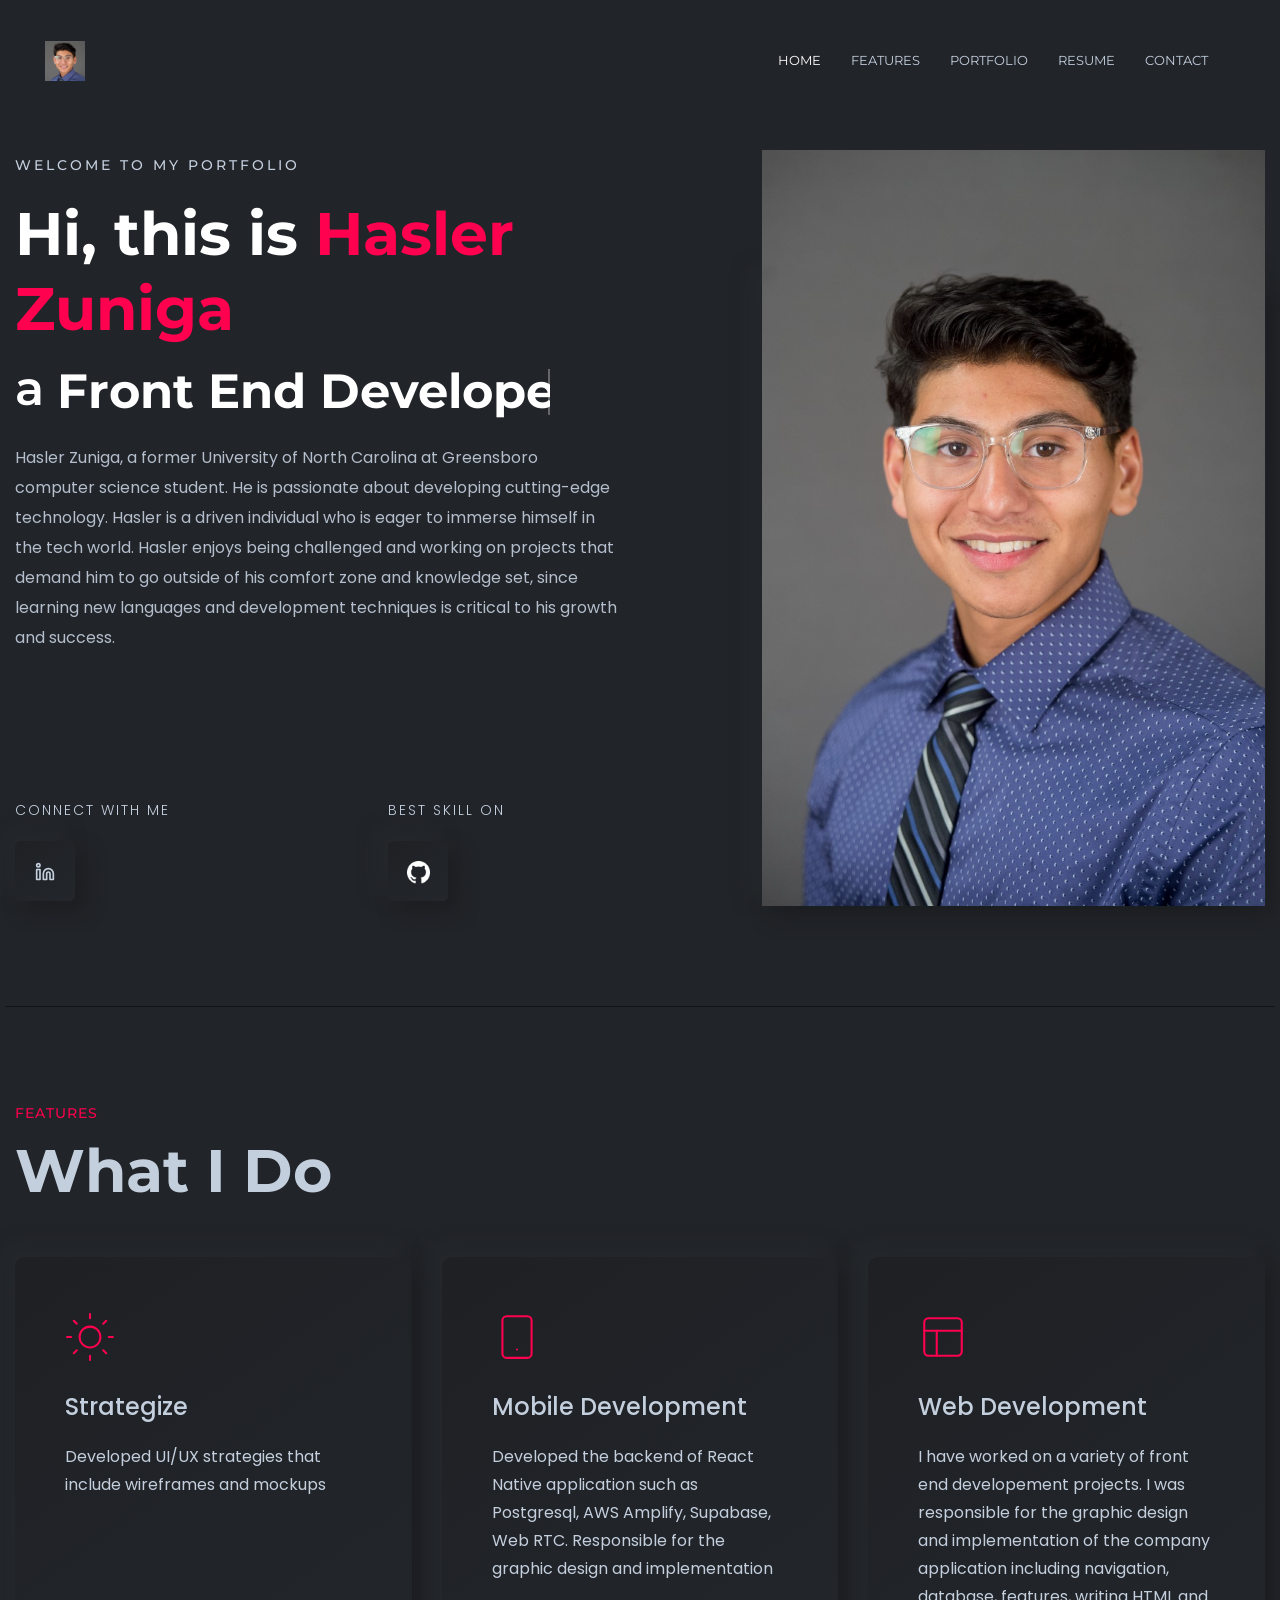
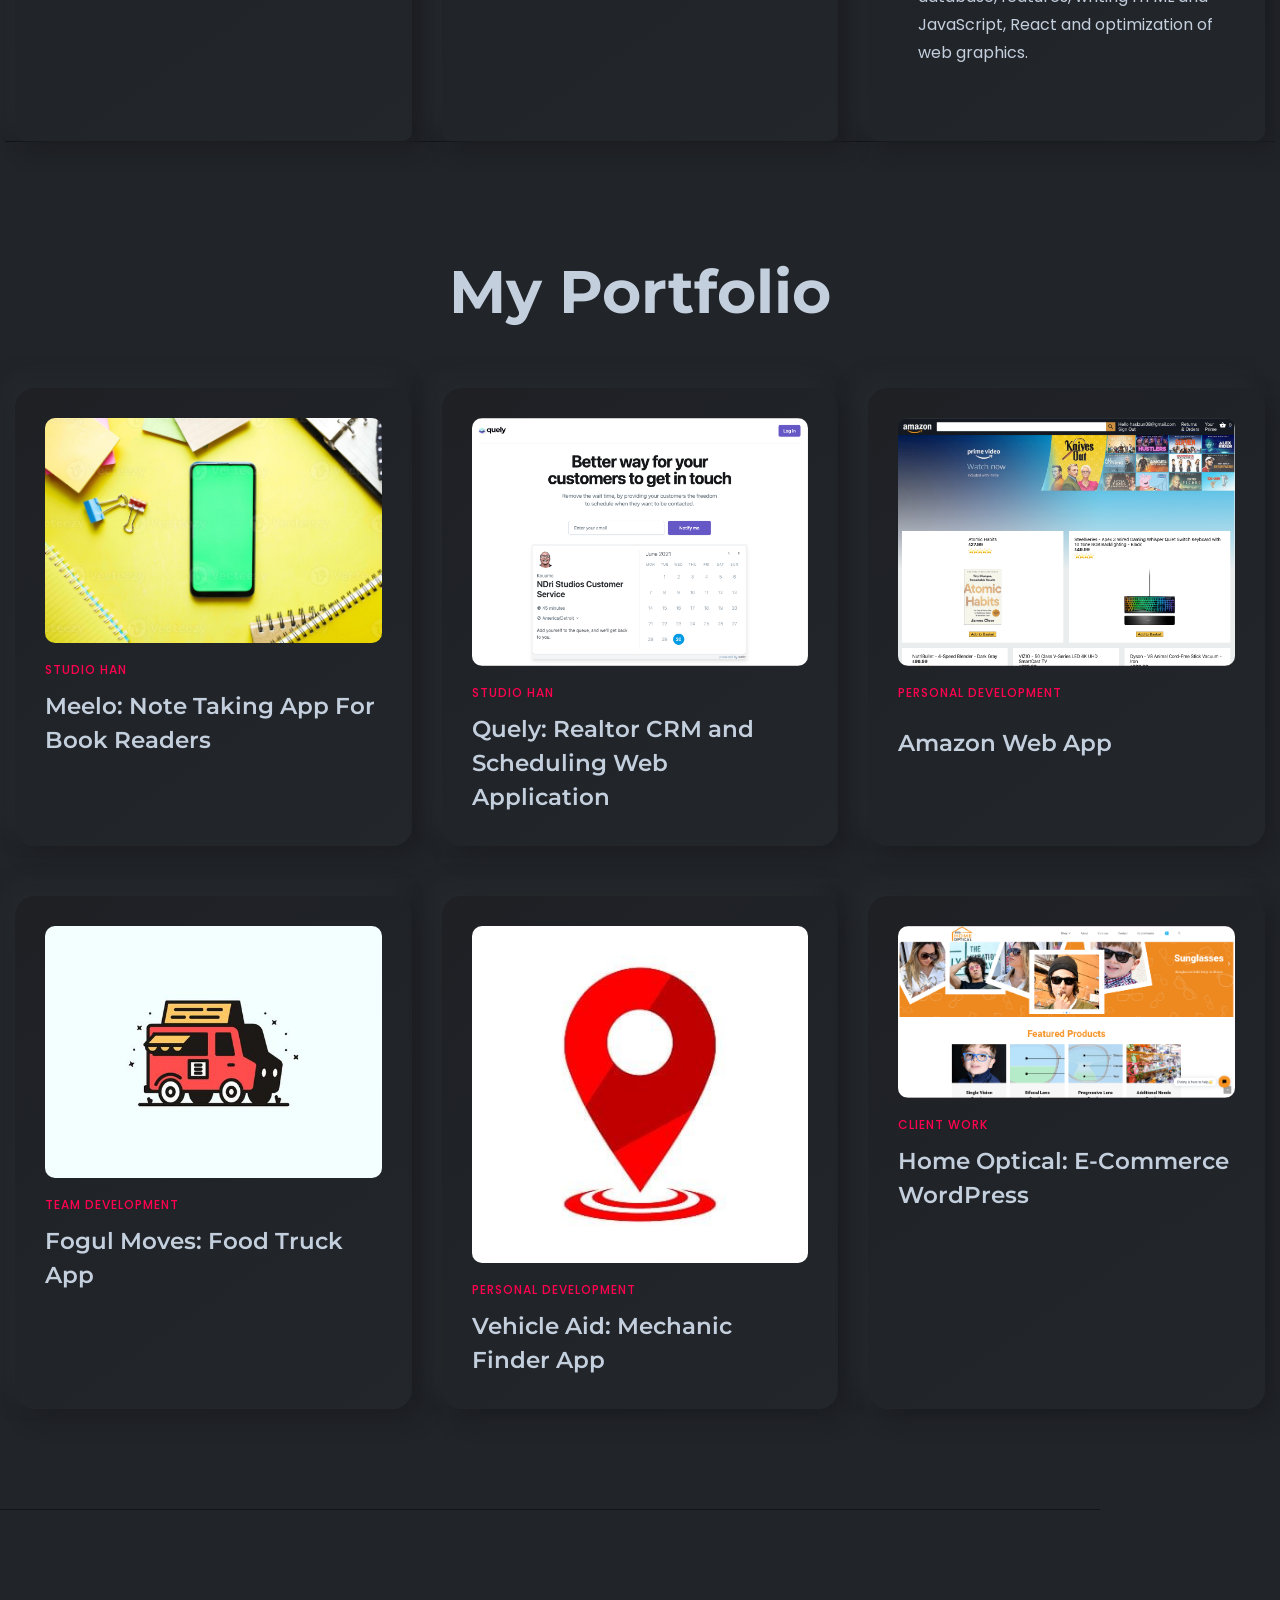
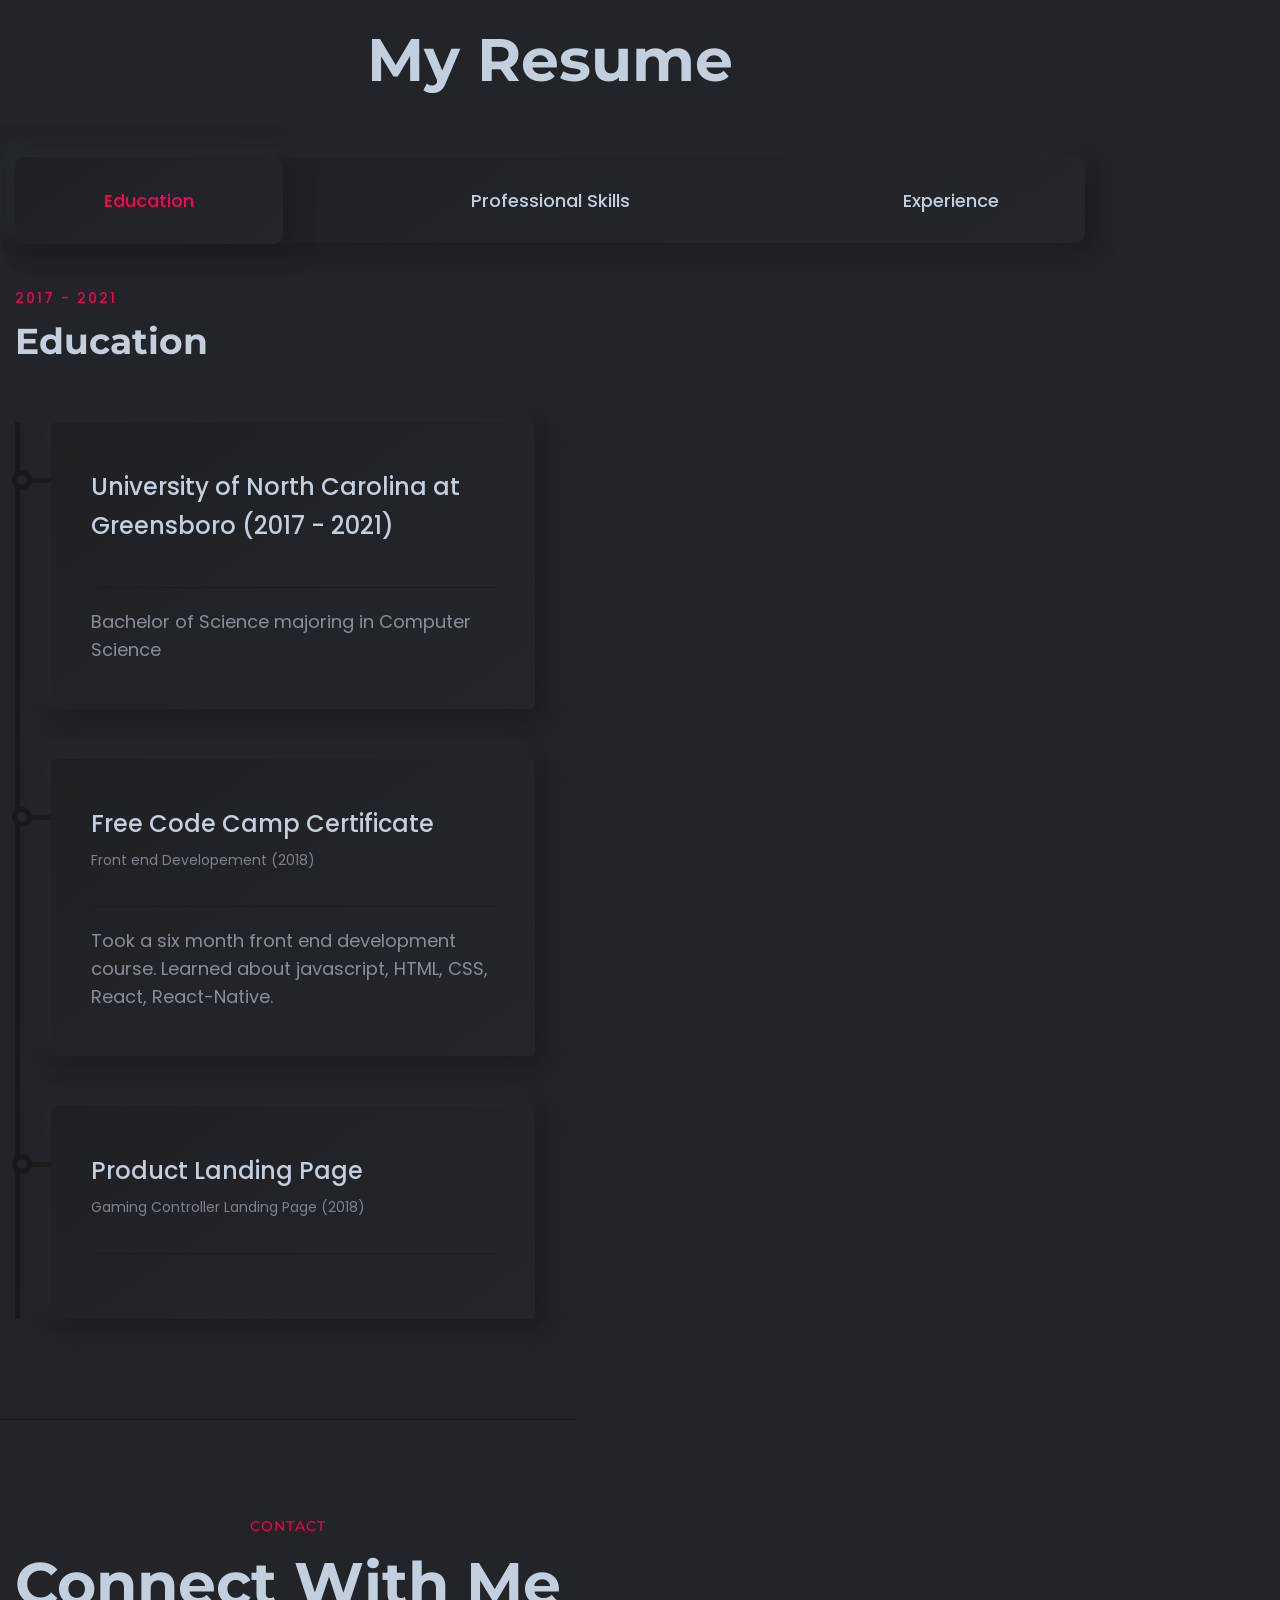
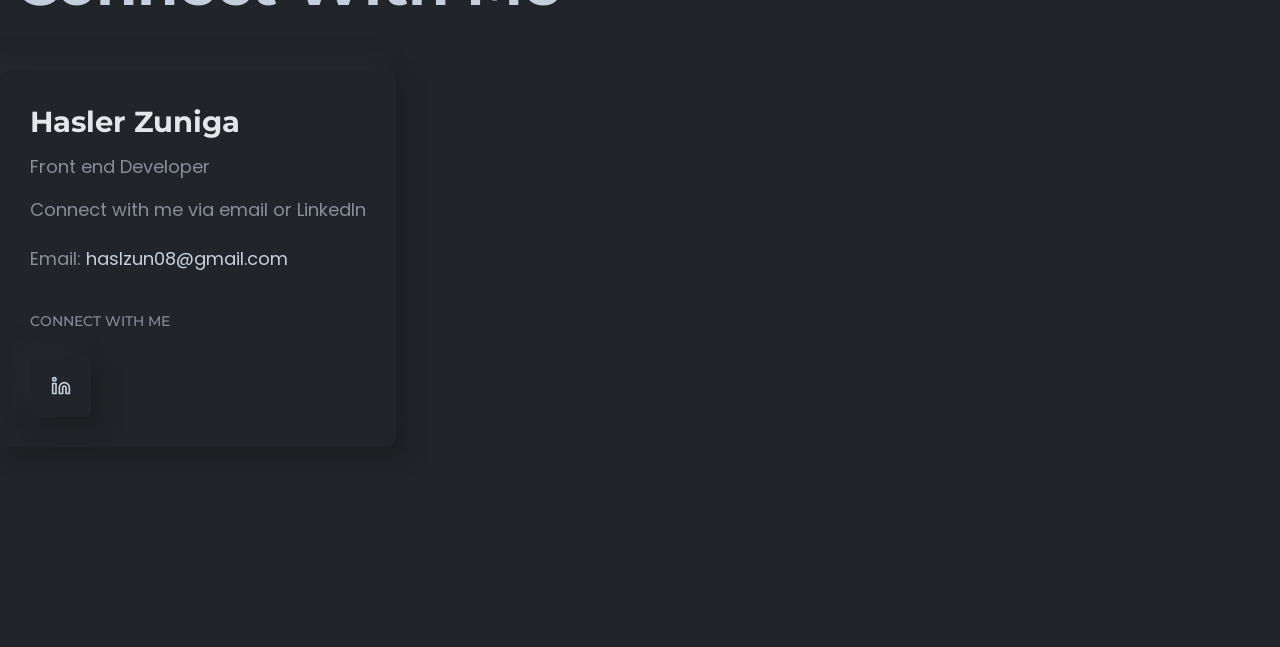
<file: index.html>
<!DOCTYPE html>
<html lang="en">
  <head>
    <meta charset="utf-8" />
    <meta http-equiv="x-ua-compatible" content="ie=edge" />
    <title>Hasler Zuniga Portfolio</title>
    <meta name="robots" content="noindex, follow" />
    <meta name="description" content="" />
    <meta
      name="viewport"
      content="width=device-width, initial-scale=1, shrink-to-fit=no"
    />
    <!-- Favicon -->
    <link
      rel="shortcut icon"
      type="image/x-icon"
      href="assets/images/Hasler_headshot Cropped.jpg"
    />
    <!-- CSS 
    ============================================ -->
    <link rel="stylesheet" href="assets/css/vendor/bootstrap.min.css" />
    <link rel="stylesheet" href="assets/css/vendor/slick.css" />
    <link rel="stylesheet" href="assets/css/vendor/slick-theme.css" />
    <link rel="stylesheet" href="assets/css/vendor/aos.css" />
    <link rel="stylesheet" href="assets/css/plugins/feature.css" />
    <!-- Style css -->
    <link rel="stylesheet" href="assets/css/style.css" />
  </head>

  <body
    class="template-color-1 spybody"
    data-spy="scroll"
    data-target=".navbar-example2"
    data-offset="70"
  >
    <!-- Start Header -->
    <header
      class="
        rn-header
        haeder-default
        black-logo-version
        header--fixed header--sticky
      "
    >
      <div
        class="header-wrapper rn-popup-mobile-menu m--0 row align-items-center"
      >
        <!-- Start Header Left -->
        <div class="col-lg-2 col-6">
          <div class="header-left">
            <div class="logo">
              <a href="index.html">
                <img
                  class="profile-img"
                  src="assets/images/Hasler_headshot Cropped.jpg"
                  alt="logo"
                />
              </a>
            </div>
          </div>
        </div>
        <!-- End Header Left -->
        <!-- Start Header Center -->
        <div class="col-lg-10 col-6">
          <div class="header-center">
            <nav
              id="sideNav"
              class="mainmenu-nav navbar-example2 d-none d-xl-block"
            >
              <!-- Start Mainmanu Nav -->
              <ul class="primary-menu nav nav-pills">
                <li class="nav-item">
                  <a class="nav-link smoth-animation active" href="#home"
                    >Home</a
                  >
                </li>
                <li class="nav-item">
                  <a class="nav-link smoth-animation" href="#features"
                    >Features</a
                  >
                </li>
                <li class="nav-item">
                  <a class="nav-link smoth-animation" href="#portfolio"
                    >Portfolio</a
                  >
                </li>
                <li class="nav-item">
                  <a class="nav-link smoth-animation" href="#resume">Resume</a>
                </li>
                <li class="nav-item">
                  <a class="nav-link smoth-animation" href="#contacts"
                    >Contact</a
                  >
                </li>
              </ul>
              <!-- End Mainmanu Nav -->
            </nav>
            <!-- Start Header Right  -->
            <div class="header-right">
              <div class="hamberger-menu d-block d-xl-none">
                <i id="menuBtn" class="feather-menu humberger-menu"></i>
              </div>
              <div class="close-menu d-block">
                <span class="closeTrigger">
                  <i data-feather="x"></i>
                </span>
              </div>
            </div>
            <!-- End Header Right  -->
          </div>
        </div>
        <!-- End Header Center -->
      </div>
    </header>
    <!-- End Header Area -->
    <!-- Start Popup Mobile Menu  -->
    <div class="popup-mobile-menu">
      <div class="inner">
        <div class="menu-top">
          <div class="menu-header">
            <a class="logo" href="index.html">
              <!-- <img
                class="profile"
                src="assets/images/Hasler_headshot.jpeg"
                alt="Personal Portfolio"
              /> -->
            </a>
            <div class="close-button">
              <button class="close-menu-activation close">
                <i data-feather="x"></i>
              </button>
            </div>
          </div>
          <p class="discription">
            Welcome to my front end developement portfolio.
          </p>
        </div>
        <div class="content">
          <ul class="primary-menu nav nav-pills">
            <li class="nav-item">
              <a class="nav-link smoth-animation active" href="#home">Home</a>
            </li>
            <li class="nav-item">
              <a class="nav-link smoth-animation" href="#features">Features</a>
            </li>
            <li class="nav-item">
              <a class="nav-link smoth-animation" href="#portfolio"
                >Portfolio</a
              >
            </li>
            <li class="nav-item">
              <a class="nav-link smoth-animation" href="#resume">Resume</a>
            </li>
          </ul>
          <!-- social sharea area -->
          <div class="social-share-style-1 mt--40">
            <span class="title">connect with me</span>
            <ul class="social-share d-flex liststyle">
              <li class="linkedin">
                <a href="https://www.linkedin.com/in/haslzun16/"
                  ><svg
                    xmlns="http://www.w3.org/2000/svg"
                    width="24"
                    height="24"
                    viewBox="0 0 24 24"
                    fill="none"
                    stroke="currentColor"
                    stroke-width="2"
                    stroke-linecap="round"
                    stroke-linejoin="round"
                    class="feather feather-linkedin"
                  >
                    <path
                      d="M16 8a6 6 0 0 1 6 6v7h-4v-7a2 2 0 0 0-2-2 2 2 0 0 0-2 2v7h-4v-7a6 6 0 0 1 6-6z"
                    ></path>
                    <rect x="2" y="9" width="4" height="12"></rect>
                    <circle cx="4" cy="4" r="2"></circle></svg
                ></a>
              </li>
            </ul>
          </div>
          <!-- end -->
        </div>
      </div>
    </div>
    <!-- End Popup Mobile Menu  -->

    <main class="main-page-wrapper">
      <!-- Start Slider Area -->
      <div id="home" class="rn-slider-area">
        <div class="slide slider-style-1">
          <div class="container">
            <div class="row row--30 align-items-center">
              <div
                class="
                  order-2 order-lg-1
                  col-lg-7
                  mt_md--50
                  mt_sm--50
                  mt_lg--30
                "
              >
                <div class="content">
                  <div class="inner">
                    <span class="subtitle">Welcome to my portfolio</span>
                    <h1 class="title">
                      Hi, this is <span>Hasler Zuniga</span><br />
                      <span class="header-caption" id="page-top">
                        <!-- type headline start-->
                        <span class="cd-headline clip is-full-width">
                          <span>a </span>
                          <!-- ROTATING TEXT -->
                          <span class="cd-words-wrapper">
                            <b class="is-visible">Front End Developer.</b>
                            <b class="is-hidden">Team Player.</b>
                            <b class="is-hidden">Creator.</b>
                          </span>
                        </span>
                        <!-- type headline end -->
                      </span>
                    </h1>

                    <div>
                      <p class="description">
                        Hasler Zuniga, a former University of North Carolina at
                        Greensboro computer science student. He is passionate
                        about developing cutting-edge technology. Hasler is a
                        driven individual who is eager to immerse himself in the
                        tech world. Hasler enjoys being challenged and working
                        on projects that demand him to go outside of his comfort
                        zone and knowledge set, since learning new languages and
                        development techniques is critical to his growth and
                        success.
                      </p>
                    </div>
                  </div>
                  <div class="row">
                    <div class="col-lg-6 col-xl-6 col-md-6 col-sm-6 col-12">
                      <div class="social-share-inner-left">
                        <span class="title">connect with me</span>
                        <ul class="social-share d-flex liststyle">
                          <li class="linkedin">
                            <a href="https://www.linkedin.com/in/haslzun16/"
                              ><i data-feather="linkedin"></i
                            ></a>
                          </li>
                        </ul>
                      </div>
                    </div>
                    <div
                      class="
                        col-lg-6 col-xl-6 col-md-6 col-sm-6 col-12
                        mt_mobile--30
                      "
                    >
                      <div class="skill-share-inner">
                        <span class="title">best skill on</span>
                        <ul class="skill-share d-flex liststyle">
                          <li>
                            <a href="https://github.com/haslzun16">
                              <img
                                href=""
                                src="assets/images/GitHub-Mark-Light-64px.png"
                                alt="Icons Images"
                              />
                            </a>
                          </li>
                        </ul>
                      </div>
                    </div>
                  </div>
                </div>
              </div>

              <div class="order-1 order-lg-2 col-lg-5">
                <div class="thumbnail">
                  <div class="inner">
                    <img
                      src="assets/images/Hasler_headshot.jpeg"
                      alt="Personal Portfolio Images"
                    />
                  </div>
                </div>
              </div>
            </div>
          </div>
        </div>
      </div>
      <!-- End Slider Area -->

      <!-- Start Service Area -->
      <div
        class="rn-service-area rn-section-gap section-separator"
        id="features"
      >
        <div class="container">
          <div class="row">
            <div class="col-lg-12">
              <div
                class="section-title text-left"
                data-aos="fade-up"
                data-aos-duration="500"
                data-aos-delay="100"
                data-aos-once="true"
              >
                <span class="subtitle">Features</span>
                <h2 class="title">What I Do</h2>
              </div>
            </div>
          </div>
          <div class="row row--25 mt_md--10 mt_sm--10">
            <!-- Start Single Service -->
            <div
              data-aos="fade-up"
              data-aos-duration="500"
              data-aos-delay="100"
              data-aos-once="true"
              class="
                col-lg-6 col-xl-4 col-md-6 col-sm-12 col-12
                mt--50
                mt_md--30
                mt_sm--30
              "
            >
              <div class="rn-service">
                <div class="inner">
                  <div class="icon">
                    <i data-feather="sun"></i>
                  </div>
                  <div class="content">
                    <h4 class="title"><a >Strategize</a></h4>
                    <p class="description">
                        Developed UI/UX strategies that include wireframes and mockups
                    </p>
                    <a class="read-more-button" 
                      ><i class="feather-arrow-right"></i
                    ></a>
                  </div>
                </div>
                <a class="over-link" ></a>
              </div>
            </div>
            <!-- End SIngle Service -->
            <!-- Start Single Service -->
            <div
              data-aos="fade-up"
              data-aos-duration="500"
              data-aos-delay="300"
              data-aos-once="true"
              class="
                col-lg-6 col-xl-4 col-md-6 col-sm-12 col-12
                mt--50
                mt_md--30
                mt_sm--30
              "
            >
              <div class="rn-service">
                <div class="inner">
                  <div class="icon">
                    <i data-feather="smartphone"></i>
                  </div>
                  <div class="content">
                    <h4 class="title"><a >Mobile Development</a></h4>
                    <p class="description">
                        Developed the backend of React Native application such as Postgresql, AWS Amplify, Supabase, Web RTC. 
                        Responsible for the graphic design and implementation
                    </p>
                    <a class="read-more-button" 
                      ><i class="feather-arrow-right"></i
                    ></a>
                  </div>
                </div>
                <a class="over-link" ></a>
              </div>
            </div>
            <!-- End SIngle Service -->
            <!-- Start Single Service -->
            <div
              data-aos="fade-up"
              data-aos-duration="500"
              data-aos-delay="500"
              data-aos-once="true"
              class="
                col-lg-6 col-xl-4 col-md-6 col-sm-12 col-12
                mt--50
                mt_md--30
                mt_sm--30
              "
            >
              <div class="rn-service">
                <div class="inner">
                  <div class="icon">
                    <i data-feather="layout"></i>
                  </div>
                  <div class="content">
                    <h4 class="title"><a >Web Development</a></h4>
                    <p class="description">
                      I have worked on a variety of front end developement projects. 
                      I was responsible for the graphic design and implementation of 
                      the company application including navigation, database, features, writing HTML 
                      and JavaScript, React and optimization of web graphics.
                    </p>
                    <a class="read-more-button" 
                      ><i class="feather-arrow-right"></i
                    ></a>
                  </div>
                </div>
                <a class="over-link" ></a>
              </div>
            </div>
            <!-- End SIngle Service -->
            

      <!-- Start Portfolio Area -->
      <div
        class="rn-portfolio-area rn-section-gap section-separator"
        id="portfolio"
      >
        <div class="container">
          <div class="row">
            <div class="col-lg-12">
              <div class="section-title text-center">
                
                <h2 class="title">My Portfolio</h2>
              </div>
            </div>
          </div>

          <div class="row row--25 mt--10 mt_md--10 mt_sm--10">
            <!-- Start Single Portfolio -->
            <div
              data-aos="fade-up"
              data-aos-delay="100"
              data-aos-once="true"
              class="
                col-lg-6 col-xl-4 col-md-6 col-12
                mt--50
                mt_md--30
                mt_sm--30
              "
            >
              <div
                class="rn-portfolio"
                data-toggle="modal"
                data-target="#exampleModalCenter"
              >
                <div class="inner">
                  <div class="thumbnail">
                    <a href="javascript:void(0)">
                      <img
                        src="assets/images/note-pad.jpeg"
                        alt="Personal Portfolio Images"
                      />
                    </a>
                  </div>
                  <div class="content">
                    <div class="category-info">
                      <div class="category-list">
                        <a href="javascript:void(0)">Studio HAN</a>
                      </div>
                    
                    </div>
                    <h4 class="title">
                      <a href="javascript:void(0)"
                        >Meelo: Note Taking App For Book Readers
                        <i class="feather-arrow-up-right"></i
                      ></a>
                    </h4>
                  </div>
                </div>
              </div>
            </div>
            <!-- End Single Portfolio -->

            <!-- Start Single Portfolio -->
            <div
              data-aos="fade-up"
              data-aos-delay="300"
              data-aos-once="true"
              class="
                col-lg-6 col-xl-4 col-md-6 col-12
                mt--50
                mt_md--30
                mt_sm--30
              "
            >
              <div
                class="rn-portfolio"
                data-toggle="modal"
                data-target="#exampleModalCenter1"
              >
                <div class="inner">
                  <div class="thumbnail">
                    <a href="javascript:void(1)">
                      <img
                        src="assets/images/quely.png"
                        alt="Personal Portfolio Images"
                      />
                    </a>
                  </div>
                  <div class="content">
                    <div class="category-info">
                      <div class="category-list">
                        <a href="javascript:void(1)">Studio HAN</a>
                      </div>
                    </div>
                    <h4 class="title">
                      <a href="javascript:void(1)"
                        >Quely: Realtor CRM and Scheduling Web Application<i
                          class="feather-arrow-up-right"
                        ></i
                      ></a>
                    </h4>
                  </div>
                </div>
              </div>
            </div>
            <!-- End Single Portfolio -->

            <!-- Start Single Portfolio -->
            <div
              data-aos="fade-up"
              data-aos-delay="500"
              data-aos-once="true"
              class="
                col-lg-6 col-xl-4 col-md-6 col-12
                mt--50
                mt_md--30
                mt_sm--30
              "
            >
              <div
                class="rn-portfolio"
                data-toggle="modal"
                data-target="#exampleModalCenter2"
              >
                <div class="inner">
                  <div class="thumbnail">
                    <a href="javascript:void(1)">
                      <img
                        src="assets/images/amazon.png"
                        alt="Personal Portfolio Images"
                      />
                    </a>
                  </div>
                  <div class="content">
                    <div class="category-info">
                      <div class="category-list">
                        <a href="javascript:void(0)">Personal Development</a>
                      </div>
                      
                    </div>
                    <h4 class="title">
                      <a href="javascript:void(0)"
                        >Amazon Web App
                        <i class="feather-arrow-up-right"></i
                      ></a>
                    </h4>
                  </div>
                </div>
              </div>
            </div>
            <!-- End Single Portfolio -->

            <!-- Start Single Portfolio -->
            <div
              data-aos="fade-up"
              data-aos-delay="100"
              data-aos-once="true"
              class="
                col-lg-6 col-xl-4 col-md-6 col-12
                mt--50
                mt_md--30
                mt_sm--30
              "
            >
              <div
                class="rn-portfolio"
                data-toggle="modal"
                data-target="#exampleModalCenter3"
              >
                <div class="inner">
                  <div class="thumbnail">
                    <a href="javascript:void(0)">
                      <img
                        src="assets/images/FoodTruck.jpeg"
                        alt="Personal Portfolio Images"
                      />
                    </a>
                  </div>
                  <div class="content">
                    <div class="category-info">
                      <div class="category-list">
                        <a href="javascript:void(0)">Team Development</a>
                      </div>
                    
                    </div>
                    <h4 class="title">
                      <a href="javascript:void(0)"
                        >Fogul Moves: Food Truck App<i
                          class="feather-arrow-up-right"
                        ></i
                      ></a>
                    </h4>
                  </div>
                </div>
              </div>
            </div>
            <!-- End Single Portfolio -->

            <!-- Start Single Portfolio -->
            <div
              data-aos="fade-up"
              data-aos-delay="300"
              data-aos-once="true"
              class="
                col-lg-6 col-xl-4 col-md-6 col-12
                mt--50
                mt_md--30
                mt_sm--30
              "
            >
              <div
                class="rn-portfolio"
                data-toggle="modal"
                data-target="#exampleModalCenter4"
              >
                <div class="inner">
                  <div class="thumbnail">
                    <a href="javascript:void(0)">
                      <img
                        src="assets/images/vehicle.jpeg"
                        alt="Personal Portfolio Images"
                      />
                    </a>
                  </div>
                  <div class="content">
                    <div class="category-info">
                      <div class="category-list">
                        <a href="javascript:void(0)">Personal Development</a>
                      </div>
                      
                    </div>
                    <h4 class="title">
                      <a href="javascript:void(0)"
                        >Vehicle Aid: Mechanic Finder App<i
                          class="feather-arrow-up-right"
                        ></i
                      ></a>
                    </h4>
                  </div>
                </div>
              </div>
            </div>
            <!-- End Single Portfolio -->

            <!-- Start Single Portfolio -->
            <div
              data-aos="fade-up"
              data-aos-delay="500"
              data-aos-once="true"
              class="
                col-lg-6 col-xl-4 col-md-6 col-12
                mt--50
                mt_md--30
                mt_sm--30
              "
            >
              <div
                class="rn-portfolio"
                data-toggle="modal"
                data-target="#exampleModalCenter5"
              >
                <div class="inner">
                  <div class="thumbnail">
                    <a href="javascript:void(0)">
                      <img
                        src="assets/images/homeoptical.png"
                        alt="Personal Portfolio Images"
                      />
                    </a>
                  </div>
                  <div class="content">
                    <div class="category-info">
                      <div class="category-list">
                        <a href="javascript:void(0)">Client Work</a>
                      </div>
                      
                    </div>
                    <h4 class="title">
                      <a href="javascript:void(0)"
                        >Home Optical: E-Commerce WordPress <i
                          class="feather-arrow-up-right"
                        ></i
                      ></a>
                    </h4>
                  </div>
                </div>
              </div>
            </div>
            <!-- End Single Portfolio -->
          </div>
        </div>
      </div>
      <!-- End portfolio Area -->

      <!-- Start Resume Area -->
      <div class="rn-resume-area rn-section-gap section-separator" id="resume">
        <div class="container">
          <div class="row">
            <div class="col-lg-12">
              <div class="section-title text-center">
                <h2 class="title">My Resume</h2>
              </div>
            </div>
          </div>
          <div class="row mt--45">
            <div class="col-lg-12">
              <ul class="rn-nav-list nav nav-tabs" id="myTabs" role="tablist">
                <li class="nav-item">
                  <a
                    class="nav-link active"
                    id="education-tab"
                    data-toggle="tab"
                    href="#education"
                    role="tab"
                    aria-controls="education"
                    aria-selected="true"
                    >education</a
                  >
                </li>
                <li class="nav-item">
                  <a
                    class="nav-link"
                    id="professional-tab"
                    data-toggle="tab"
                    href="#professional"
                    role="tab"
                    aria-controls="professional"
                    aria-selected="false"
                    >professional Skills</a
                  >
                </li>
                <li class="nav-item">
                  <a
                    class="nav-link"
                    id="experience-tab"
                    data-toggle="tab"
                    href="#experience"
                    role="tab"
                    aria-controls="experience"
                    aria-selected="false"
                    >experience</a
                  >
                </li>
                
              </ul>
              <!-- Start Tab Content Wrapper  -->
              <div class="rn-nav-content tab-content" id="myTabContents">
                <!-- Start Single Tab  -->
                <div
                  class="tab-pane show active fade single-tab-area"
                  id="education"
                  role="tabpanel"
                  aria-labelledby="education-tab"
                >
                  <div class="personal-experience-inner mt--40">
                    <div class="row">
                      <!-- Start Skill List Area  -->
                      <div class="col-lg-6 col-md-12 col-12">
                        <div class="content">
                          <span class="subtitle">2017 - 2021</span>
                          <h4 class="maintitle">Education </h4>
                          <div class="experience-list">
                            <!-- Start Single List  -->
                            <div class="resume-single-list">
                              <div class="inner">
                                <div class="heading">
                                  <div class="title">
                                    <h4>University of North Carolina at Greensboro (2017 - 2021)</h4>
                                    
                                  </div>
                                 
                                </div>
                                <p class="description">
                                  Bachelor of Science majoring in Computer Science
                                </p>
                              </div>
                            </div>
                            <!-- End Single List  -->

                            <!-- Start Single List  -->
                            <div class="resume-single-list">
                              <div class="inner">
                                <div class="heading">
                                  <div class="title">
                                    <h4>Free Code Camp Certificate</h4>
                                    <span
                                      >Front end Developement (2018)</span
                                    >
                                  </div>
                                  
                                </div>
                                <p class="description">
                                  Took a six month front end development course. Learned about javascript, HTML, CSS, React, React-Native.
                                </p>
                              </div>
                            </div>
                            <!-- End Single List  -->

                            <!-- Start Single List  -->
                            <div class="resume-single-list">
                              <div class="inner">
                                <div class="heading">
                                  <div class="title">
                                    <h4>Product Landing Page</h4>
                                    <span
                                      >Gaming Controller Landing Page (2018)</span
                                    >
                                  </div>
                                  
                                </div>
                                
                              </div>
                            </div>
                            <!-- End Single List  -->
                          </div>
                        </div>
                      </div>
                      <!-- End Skill List Area  -->

                      
                    </div>
                  </div>
                </div>
                <!-- End Single Tab  -->

                <!-- Start Single Tab  -->
                <div
                  class="tab-pane fade"
                  id="professional"
                  role="tabpanel"
                  aria-labelledby="professional-tab"
                >
                  <div class="personal-experience-inner mt--40">
                    <div class="row row--40">
                      <!-- Start Single Progressbar  -->
                      <div class="col-lg-6 col-md-6 col-12">
                        <div class="progress-wrapper">
                          <div class="content">
                            <span class="subtitle">Features</span>
                            <h4 class="maintitle">Design Skill</h4>
                            

                            <!-- Start Single Progress Charts -->
                            <div class="progress-charts">
                              <h6 class="heading heading-h6">FIGMA</h6>
                              <div class="progress">
                                <div
                                  class="progress-bar wow fadeInLeft"
                                  data-wow-duration="0.6s"
                                  data-wow-delay=".4s"
                                  role="progressbar"
                                  style="width: 95%"
                                  aria-valuenow="85"
                                  aria-valuemin="0"
                                  aria-valuemax="100"
                                >
                                  <span class="percent-label">95%</span>
                                </div>
                              </div>
                            </div>
                            <!-- End Single Progress Charts -->

                     

                          

                            <!-- Start Single Progress Charts -->
                            <div class="progress-charts">
                              <h6 class="heading heading-h6">DESIGN</h6>
                              <div class="progress">
                                <div
                                  class="progress-bar wow fadeInLeft"
                                  data-wow-duration="0.9s"
                                  data-wow-delay=".7s"
                                  role="progressbar"
                                  style="width: 90%"
                                  aria-valuenow="85"
                                  aria-valuemin="0"
                                  aria-valuemax="100"
                                >
                                  <span class="percent-label">90%</span>
                                </div>
                              </div>
                            </div>
                            <!-- End Single Progress Charts -->
                          </div>
                        </div>
                      </div>
                      <!-- End Single Progressbar  -->

                      <!-- Start Single Progressbar  -->
                      <div class="col-lg-6 col-md-6 col-12 mt_sm--60">
                        <div class="progress-wrapper">
                          <div class="content">
                            <span class="subtitle">Features</span>
                            <h4 class="maintitle">Development Skill</h4>
                            <!-- Start Single Progress Charts -->
                            <div class="progress-charts">
                              <h6 class="heading heading-h6">HTML</h6>
                              <div class="progress">
                                <div
                                  class="progress-bar wow fadeInLeft"
                                  data-wow-duration="0.5s"
                                  data-wow-delay=".3s"
                                  role="progressbar"
                                  style="width: 85%"
                                  aria-valuenow="85"
                                  aria-valuemin="0"
                                  aria-valuemax="100"
                                >
                                  <span class="percent-label">85%</span>
                                </div>
                              </div>
                            </div>
                            <!-- End Single Progress Charts -->

                            <!-- Start Single Progress Charts -->
                            <div class="progress-charts">
                              <h6 class="heading heading-h6">CSS</h6>
                              <div class="progress">
                                <div
                                  class="progress-bar wow fadeInLeft"
                                  data-wow-duration="0.6s"
                                  data-wow-delay=".4s"
                                  role="progressbar"
                                  style="width: 90%"
                                  aria-valuenow="85"
                                  aria-valuemin="0"
                                  aria-valuemax="100"
                                >
                                  <span class="percent-label">90%</span>
                                </div>
                              </div>
                            </div>
                            <!-- End Single Progress Charts -->

                            <!-- Start Single Progress Charts -->
                            <div class="progress-charts">
                              <h6 class="heading heading-h6">JAVASCRIPT</h6>
                              <div class="progress">
                                <div
                                  class="progress-bar wow fadeInLeft"
                                  data-wow-duration="0.7s"
                                  data-wow-delay=".5s"
                                  role="progressbar"
                                  style="width: 90%"
                                  aria-valuenow="85"
                                  aria-valuemin="0"
                                  aria-valuemax="100"
                                >
                                  <span class="percent-label">90%</span>
                                </div>
                              </div>
                            </div>
                            <!-- End Single Progress Charts -->

                                 <!-- Start Single Progress Charts -->
                                 <div class="progress-charts">
                                    <h6 class="heading heading-h6">React & React-Native</h6>
                                    <div class="progress">
                                      <div
                                        class="progress-bar wow fadeInLeft"
                                        data-wow-duration="0.7s"
                                        data-wow-delay=".5s"
                                        role="progressbar"
                                        style="width: 90%"
                                        aria-valuenow="85"
                                        aria-valuemin="0"
                                        aria-valuemax="100"
                                      >
                                        <span class="percent-label">90%</span>
                                      </div>
                                    </div>
                                  </div>
                                  <!-- End Single Progress Charts -->
                                       <!-- Start Single Progress Charts -->
                            <div class="progress-charts">
                                <h6 class="heading heading-h6">Typescript</h6>
                                <div class="progress">
                                  <div
                                    class="progress-bar wow fadeInLeft"
                                    data-wow-duration="0.7s"
                                    data-wow-delay=".5s"
                                    role="progressbar"
                                    style="width: 80%"
                                    aria-valuenow="85"
                                    aria-valuemin="0"
                                    aria-valuemax="100"
                                  >
                                    <span class="percent-label">80%</span>
                                  </div>
                                </div>
                              </div>
                              <!-- End Single Progress Charts -->
                                   <!-- Start Single Progress Charts -->
                            <div class="progress-charts">
                                <h6 class="heading heading-h6">Postgresql</h6>
                                <div class="progress">
                                  <div
                                    class="progress-bar wow fadeInLeft"
                                    data-wow-duration="0.7s"
                                    data-wow-delay=".5s"
                                    role="progressbar"
                                    style="width: 80%"
                                    aria-valuenow="85"
                                    aria-valuemin="0"
                                    aria-valuemax="100"
                                  >
                                    <span class="percent-label">80%</span>
                                  </div>
                                </div>
                              </div>
                              <!-- End Single Progress Charts -->
                                   <!-- Start Single Progress Charts -->
                            <div class="progress-charts">
                                <h6 class="heading heading-h6">AWS</h6>
                                <div class="progress">
                                  <div
                                    class="progress-bar wow fadeInLeft"
                                    data-wow-duration="0.7s"
                                    data-wow-delay=".5s"
                                    role="progressbar"
                                    style="width: 80%"
                                    aria-valuenow="85"
                                    aria-valuemin="0"
                                    aria-valuemax="100"
                                  >
                                    <span class="percent-label">80%</span>
                                  </div>
                                </div>
                              </div>
                              <!-- End Single Progress Charts -->
                                   <!-- Start Single Progress Charts -->
                            <div class="progress-charts">
                                <h6 class="heading heading-h6">Prisma</h6>
                                <div class="progress">
                                  <div
                                    class="progress-bar wow fadeInLeft"
                                    data-wow-duration="0.7s"
                                    data-wow-delay=".5s"
                                    role="progressbar"
                                    style="width: 90%"
                                    aria-valuenow="85"
                                    aria-valuemin="0"
                                    aria-valuemax="100"
                                  >
                                    <span class="percent-label">90%</span>
                                  </div>
                                </div>
                              </div>
                              <!-- End Single Progress Charts -->
                                   <!-- Start Single Progress Charts -->
                            <div class="progress-charts">
                                <h6 class="heading heading-h6">Tailwind</h6>
                                <div class="progress">
                                  <div
                                    class="progress-bar wow fadeInLeft"
                                    data-wow-duration="0.7s"
                                    data-wow-delay=".5s"
                                    role="progressbar"
                                    style="width: 90%"
                                    aria-valuenow="85"
                                    aria-valuemin="0"
                                    aria-valuemax="100"
                                  >
                                    <span class="percent-label">90%</span>
                                  </div>
                                </div>
                              </div>
                              <!-- End Single Progress Charts -->
                                   <!-- Start Single Progress Charts -->
                            <div class="progress-charts">
                                <h6 class="heading heading-h6">Next.js</h6>
                                <div class="progress">
                                  <div
                                    class="progress-bar wow fadeInLeft"
                                    data-wow-duration="0.7s"
                                    data-wow-delay=".5s"
                                    role="progressbar"
                                    style="width: 80%"
                                    aria-valuenow="85"
                                    aria-valuemin="0"
                                    aria-valuemax="100"
                                  >
                                    <span class="percent-label">80%</span>
                                  </div>
                                </div>
                              </div>
                              <!-- End Single Progress Charts -->

                           
                          </div>
                        </div>
                      </div>
                      <!-- End Single Progressbar  -->
                    </div>
                  </div>
                </div>
                <!-- End Single Tab  -->

                <!-- Start Single Tab  -->
                <div
                  class="tab-pane fade"
                  id="experience"
                  role="tabpanel"
                  aria-labelledby="experience-tab"
                >
                  <div class="personal-experience-inner mt--40">
                    <div class="row">
                      
                      <!-- Start Skill List Area 2nd  -->
                      <div
                        class="col-lg-6 col-md-12 col-12 mt_md--60 mt_sm--60"
                      >
                        <div class="content">
                          <span class="subtitle">2020 - 2021</span>
                          <h4 class="maintitle">Job Experience</h4>
                          <div class="experience-list">
                            <!-- Start Single List  -->
                            <div class="resume-single-list">
                              <div class="inner">
                                <div class="heading">
                                  <div class="title">
                                    <h4>Home Optical</h4>
                                    <span>Word Developement (Jan 2020 - May 2020)</span>
                                  </div>
                               
                                </div>
                                <p class="description">
                                    Redesigned a ecommerce website the sold perscription eye wear and contacts

                                    Developed UI/UX strategies
                                    
                                    Responsible for the graphic design
                                </p>
                              </div>
                            </div>
                            <!-- End Single List  -->
                            <!-- Start Single List  -->
                            <div class="resume-single-list">
                                <div class="inner">
                                  <div class="heading">
                                    <div class="title">
                                      <h4>Joined Studio HAN</h4>
                                      <span>Full Stack Developer (May 2020 - Present)</span>
                                    </div>
                                 
                                  </div>
                                  <p class="description">
                                      Developing web application that include note taking app, realtor cms application
  
                                      Developed UI/UX strategies that include wireframes and mockups
                                      
                                      Developed the backend of the web application such as Postgresql, AWS Amplify, Supabase, Web RTC,
                                      
                                      Responsible for the graphic design and implementation of the company application including navigation, database, features, writing HTML and JavaScript, React native, React and optimization of web graphics.
                                  </p>
                                </div>
                              </div>
                              <!-- End Single List  -->

                            
                          </div>
                        </div>
                      </div>
                      <!-- End Skill List Area  -->
                    </div>
                  </div>
                </div>
                <!-- End Single Tab  -->

               
              </div>
            </div>
          </div>
        </div>
      </div>
      <!-- End Resume Area -->

      <!-- Start Contact section -->
      <div
      class="rn-contact-area rn-section-gap section-separator"
      id="contacts"
    >
      <div class="container">
        <div class="row">
          <div class="col-lg-12">
            <div class="section-title text-center">
              <span class="subtitle">Contact</span>
              <h2 class="title">Connect With Me</h2>
            </div>
          </div>
        </div>
        <div class="row mt--50 mt_md--40 mt_sm--40 mt-contact-sm">
          <div class="">
            <div class="contact-about-area">
              
              <div class="title-area">
                <h4 class="title">Hasler Zuniga</h4>
                <span>Front end Developer</span>
              </div>
              <div class="description">
                <p>
                  Connect with me via email or LinkedIn
                </p>
                
                <span class="mail"
                  >Email:
                  <a href="mailto:admin@example.com"
                    >haslzun08@gmail.com</a
                  ></span
                >
              </div>
              <div class="social-area">
                <div class="name">CONNECT WITH ME</div>
                <div class="social-icone">
                  <a href="https://www.linkedin.com/in/haslzun16/"><i data-feather="linkedin"></i></a>    
                </div>
              </div>
            </div>
          </div>
         
        </div>
      </div>
    </div>
      <!-- End Contuct section -->

      <!-- Modal Portfolio Body area Start -->
      <div
        class="modal fade"
        id="exampleModalCenter"
        tabindex="-1"
        role="dialog"
        aria-hidden="true"
      >
        <div class="modal-dialog modal-dialog-centered" role="document">
          <div class="modal-content">
            <div class="modal-header">
              <button
                type="button"
                class="close"
                data-dismiss="modal"
                aria-label="Close"
              >
                <span aria-hidden="true"><i data-feather="x"></i></span>
              </button>
            </div>
            <div class="modal-body">
              <div class="row align-items-center">
                <div class="col-lg-6">
                  <div class="portfolio-popup-thumbnail">
                    <div class="image">
                      <img
                        class="w-100"
                        src="assets/images/note-pad.jpeg"
                        alt="slide"
                      />
                    </div>
                  </div>
                </div>

                <div class="col-lg-6">
                  <div class="text-content">
                    <h3>
                      <span>Featured - Backend Development</span> Meelo Note Taking App.
                    </h3>
                    <p class="mb--30">
                        Meelo is a note taking tool that helps book readers to seamlessly take notes and remind themselves of what they've read.
                    </p>
                    <p>
                      Role: Backend Development <br>
                      Tech Stack: JavaScript ,Typescript, React Native, AWS Amplify, GoodReads API
                    </p>
                    <div class="button-group mt--20">
                      <a href="https://github.com/haslzun16/Note-taking-app" class="rn-btn">
                        <span>VIEW PROJECT</span>
                        <i data-feather="chevron-right"></i>
                      </a>
                    </div>
                  </div>
                  <!-- End of .text-content -->
                </div>
              </div>
              <!-- End of .row Body-->
            </div>
          </div>
        </div>
      </div>
      <!-- End Modal Portfolio area -->
         <!-- Modal Portfolio Body area Start -->
         <div
         class="modal fade"
         id="exampleModalCenter1"
         tabindex="-1"
         role="dialog"
         aria-hidden="true"
       >
         <div class="modal-dialog modal-dialog-centered" role="document">
           <div class="modal-content">
             <div class="modal-header">
               <button
                 type="button"
                 class="close"
                 data-dismiss="modal"
                 aria-label="Close"
               >
                 <span aria-hidden="true"><i data-feather="x"></i></span>
               </button>
             </div>
             <div class="modal-body">
               <div class="row align-items-center">
                 <div class="col-lg-6">
                   <div class="portfolio-popup-thumbnail">
                     <div class="image">
                       <img
                         class="w-100"
                         src="assets/images/quely.png"
                         alt="slide"
                       />
                     </div>
                   </div>
                 </div>
 
                 <div class="col-lg-6">
                   <div class="text-content">
                     <h3>
                       <span>Featured - Full Stack Development</span> Quely.
                     </h3>
                     <p class="mb--30">
                        Quely is the future for advancing customer relationship management for the better.
                        Quely is a next-gen all-in-one platform that makes realtors' workflow simple.
                     </p>
                     <p>
                        Role: Full Stack Development <br>
                        Tech Stack: Typescript, React, Next.js, Tailwind, Prisma, Postgresql
                     </p>
                     <div class="button-group mt--20">
                       <a href="https://github.com/kndri/quely" class="rn-btn">
                         <span>VIEW PROJECT</span>
                         <i data-feather="chevron-right"></i>
                       </a>
                     </div>
                   </div>
                   <!-- End of .text-content -->
                 </div>
               </div>
               <!-- End of .row Body-->
             </div>
           </div>
         </div>
       </div>
       <!-- End Modal Portfolio area -->
       <!-- Modal Portfolio Body area Start -->
       <div
       class="modal fade"
       id="exampleModalCenter2"
       tabindex="-1"
       role="dialog"
       aria-hidden="true"
     >
       <div class="modal-dialog modal-dialog-centered" role="document">
         <div class="modal-content">
           <div class="modal-header">
             <button
               type="button"
               class="close"
               data-dismiss="modal"
               aria-label="Close"
             >
               <span aria-hidden="true"><i data-feather="x"></i></span>
             </button>
           </div>
           <div class="modal-body">
             <div class="row align-items-center">
               <div class="col-lg-6">
                 <div class="portfolio-popup-thumbnail">
                   <div class="image">
                     <img
                       class="w-100"
                       src="assets/images/amazon.png"
                       alt="slide"
                     />
                   </div>
                 </div>
               </div>

               <div class="col-lg-6">
                 <div class="text-content">
                   <h3>
                     <span>Featured - Full Stack Development</span> Amazon web app.
                   </h3>
                   <p class="mb--30">
                    This Javascript project is an amazon clone that has all of the core functionality such as user payment(Stripe), User authentication(Firebase), receipts and cart history. 
                   </p>
                   <p>
                      Tech Stack: React.js, Firebase, Stripe API
                   </p>
                   <div class="button-group mt--20">
                     <a href="https://clone-6a45d.web.app/" class="rn-btn">
                       <span>VIEW PROJECT</span>
                       <i data-feather="chevron-right"></i>
                     </a>
                   </div>
                 </div>
                 <!-- End of .text-content -->
               </div>
             </div>
             <!-- End of .row Body-->
           </div>
         </div>
       </div>
     </div>
     <!-- End Modal Portfolio area -->
      <!-- Modal Portfolio Body area Start -->
      <div
        class="modal fade"
        id="exampleModalCenter3"
        tabindex="-1"
        role="dialog"
        aria-hidden="true"
      >
        <div class="modal-dialog modal-dialog-centered" role="document">
          <div class="modal-content">
            <div class="modal-header">
              <button
                type="button"
                class="close"
                data-dismiss="modal"
                aria-label="Close"
              >
                <span aria-hidden="true"><i data-feather="x"></i></span>
              </button>
            </div>
            <div class="modal-body">
              <div class="row align-items-center">
                <div class="col-lg-6">
                  <div class="portfolio-popup-thumbnail">
                    <div class="image">
                      <img
                        class="w-100"
                        src="assets/images/FoodTruck.jpeg"
                        alt="slide"
                      />
                    </div>
                  </div>
                </div>

                <div class="col-lg-6">
                  <div class="text-content">
                    <h3>
                      <span>Featured - Full Stack Development</span> Fogul Moves.
                    </h3>
                    <p class="mb--30">
                        The purpose of this application is to have the ability to find food trucks and to provide a platform for vendors to showcase their business.
                    </p>
                    <p>
                        Role: I lead a team of five engineers. My task were to structure to task and workflow for the team. I was also in charge of the implementing the backend of the project <br>
                        Tech Stack: React Native, Expo, Firebase
                    </p>
                    <div class="button-group mt--20">
                      <a href=" https://github.com/haslzun16/Food-Truck-Original" class="rn-btn">
                        <span>VIEW PROJECT</span>
                        <i data-feather="chevron-right"></i>
                      </a>
                    </div>
                  </div>
                  <!-- End of .text-content -->
                </div>
              </div>
              <!-- End of .row Body-->
            </div>
          </div>
        </div>
      </div>
      <!-- End Modal Portfolio area -->
      <!-- Modal Portfolio Body area Start -->
      <div
        class="modal fade"
        id="exampleModalCenter4"
        tabindex="-1"
        role="dialog"
        aria-hidden="true"
      >
        <div class="modal-dialog modal-dialog-centered" role="document">
          <div class="modal-content">
            <div class="modal-header">
              <button
                type="button"
                class="close"
                data-dismiss="modal"
                aria-label="Close"
              >
                <span aria-hidden="true"><i data-feather="x"></i></span>
              </button>
            </div>
            <div class="modal-body">
              <div class="row align-items-center">
                <div class="col-lg-6">
                  <div class="portfolio-popup-thumbnail">
                    <div class="image">
                      <img
                        class="w-100"
                        src="assets/images/vehicle.jpeg"
                        alt="slide"
                      />
                    </div>
                  </div>
                </div>

                <div class="col-lg-6">
                  <div class="text-content">
                    <h3>
                      <span>Featured - Full Stack Development</span> Vehicle Aid.
                    </h3>
                    <p class="mb--30">
                        Vehicle Aid is an online mechanic finder app that displays Mechanics that are within the provided zip code area. Core features include location searching with zip code, which displays a list of mechanics.
                    </p>
                    <p>
                        Tech Stack: JavaScript, React Native, Yelp API
                    </p>
                    <div class="button-group mt--20">
                      <a href="https://github.com/haslzun16/Mechanic-app" class="rn-btn">
                        <span>VIEW PROJECT</span>
                        <i data-feather="chevron-right"></i>
                      </a>
                    </div>
                  </div>
                  <!-- End of .text-content -->
                </div>
              </div>
              <!-- End of .row Body-->
            </div>
          </div>
        </div>
      </div>
      <!-- End Modal Portfolio area -->
      <!-- Modal Portfolio Body area Start -->
      <div
        class="modal fade"
        id="exampleModalCenter5"
        tabindex="-1"
        role="dialog"
        aria-hidden="true"
      >
        <div class="modal-dialog modal-dialog-centered" role="document">
          <div class="modal-content">
            <div class="modal-header">
              <button
                type="button"
                class="close"
                data-dismiss="modal"
                aria-label="Close"
              >
                <span aria-hidden="true"><i data-feather="x"></i></span>
              </button>
            </div>
            <div class="modal-body">
              <div class="row align-items-center">
                <div class="col-lg-6">
                  <div class="portfolio-popup-thumbnail">
                    <div class="image">
                      <img
                        class="w-100"
                        src="assets/images/homeoptical.png"
                        alt="slide"
                      />
                    </div>
                  </div>
                </div>

                <div class="col-lg-6">
                  <div class="text-content">
                    <h3>
                      <span>Featured - Front End Development</span> Home Optical.
                    </h3>
                    <p class="mb--30">
                        Redesigned a ecommerce website the sold perscription eye wear and contacts.
                        Developed UI/UX strategies.                                  
                        Responsible for the graphic design.
                    </p>
                    <p>
                        Tech Stack: WordPress, 
                    </p>
                    <div class="button-group mt--20">
                      <a href="https://www.homeoptica.com/" class="rn-btn">
                        <span>VIEW PROJECT</span>
                        <i data-feather="chevron-right"></i>
                      </a>
                    </div>
                  </div>
                  <!-- End of .text-content -->
                </div>
              </div>
              <!-- End of .row Body-->
            </div>
          </div>
        </div>
      </div>
      <!-- End Modal Portfolio area -->
      <!-- Modal Blog Body area Start -->
      <div
        class="modal fade"
        id="exampleModalCenters"
        tabindex="-1"
        role="dialog"
        aria-hidden="true"
      >
        <div
          class="modal-dialog modal-dialog-centered modal-news"
          role="document"
        >
          <div class="modal-content">
            <div class="modal-header">
              <button
                type="button"
                class="close"
                data-dismiss="modal"
                aria-label="Close"
              >
                <span aria-hidden="true"><i data-feather="x"></i></span>
              </button>
            </div>

            <!-- End of .modal-header -->

            <div class="modal-body">
              <img
                src="assets/images/blog/blog-big-01.jpg"
                alt="news modal"
                class="img-fluid modal-feat-img"
              />
              <div class="news-details">
                <span class="date">2 May, 2021</span>
                <h2 class="title">Digital Marketo to Their New Office.</h2>
                <p>
                  Nobis eleifend option congue nihil imperdiet doming id quod
                  mazim placerat facer possim assum. Typi non habent claritatem
                  insitam; est usus legentis in iis qui facit eorum claritatem.
                  Investigationes demonstraverunt lectores legere me lius quod
                  ii legunt saepius. Claritas est etiam processus dynamicus, qui
                  sequitur mutationem consuetudium lectorum.
                </p>
                <h4>Nobis eleifend option conguenes.</h4>
                <p>
                  Mauris tempor, orci id pellentesque convallis, massa mi congue
                  eros, sed posuere massa nunc quis dui. Integer ornare varius
                  mi, in vehicula orci scelerisque sed. Fusce a massa nisi.
                  Curabitur sit amet suscipit nisl. Sed eget nisl laoreet,
                  suscipit enim nec, viverra eros. Nunc imperdiet risus leo, in
                  rutrum erat dignissim id.
                </p>
                <p>
                  Ut rhoncus vestibulum facilisis. Duis et lorem vitae ligula
                  cursus venenatis. Class aptent taciti sociosqu ad litora
                  torquent per conubia nostra, per inceptos himenaeos. Nunc
                  vitae nisi tortor. Morbi leo nulla, posuere vel lectus a,
                  egestas posuere lacus. Fusce eleifend hendrerit bibendum.
                  Morbi nec efficitur ex.
                </p>
                <h4>Mauris tempor, orci id pellentesque.</h4>
                <p>
                  Nulla non ligula vel nisi blandit egestas vel eget leo.
                  Praesent fringilla dapibus dignissim. Pellentesque quis quam
                  enim. Vestibulum ultrices, leo id suscipit efficitur, odio
                  lorem rhoncus dolor, a facilisis neque mi ut ex. Quisque
                  tempor urna a nisi pretium, a pretium massa tristique. Nullam
                  in aliquam diam. Maecenas at nibh gravida, ornare eros non,
                  commodo ligula. Sed efficitur sollicitudin auctor. Quisque nec
                  imperdiet purus, in ornare odio. Quisque odio felis,
                  vestibulum et.
                </p>
              </div>

              <!-- Comment Section Area Start -->
              <div class="comment-inner">
                <h3 class="title mb--40 mt--50">Leave a Reply</h3>
                <form action="#">
                  <div class="row">
                    <div class="col-lg-6 col-md-12 col-12">
                      <div class="rnform-group">
                        <input type="text" placeholder="Name" />
                      </div>
                      <div class="rnform-group">
                        <input type="email" placeholder="Email" />
                      </div>
                      <div class="rnform-group">
                        <input type="text" placeholder="Website" />
                      </div>
                    </div>
                    <div class="col-lg-6 col-md-12 col-12">
                      <div class="rnform-group">
                        <textarea placeholder="Comment"></textarea>
                      </div>
                    </div>
                    <div class="col-lg-12">
                      <a class="rn-btn" href="#"><span>SUBMIT NOW</span></a>
                    </div>
                  </div>
                </form>
              </div>
              <!-- Comment Section End -->
            </div>
            <!-- End of .modal-body -->
          </div>
        </div>
      </div>
      <!-- End Modal Blog area -->
      <!-- Back to  top Start -->
      <div class="backto-top">
        <div>
          <i data-feather="arrow-up"></i>
        </div>
      </div>
      <!-- Back to top end -->
    </main>

   

    <!-- JS ============================================ -->
    <script src="assets/js/vendor/jquery.js"></script>
    <script src="assets/js/vendor/modernizer.min.js"></script>
    <script src="assets/js/vendor/feather.min.js"></script>
    <script src="assets/js/vendor/slick.min.js"></script>
    <script src="assets/js/vendor/bootstrap.js"></script>
    <script src="assets/js/vendor/text-type.js"></script>
    <script src="assets/js/vendor/wow.js"></script>
    <script src="assets/js/vendor/aos.js"></script>
    <script src="assets/js/vendor/particles.js"></script>
    <!-- main JS -->
    <script src="assets/js/main.js"></script>
  </body>
</html>
</file>
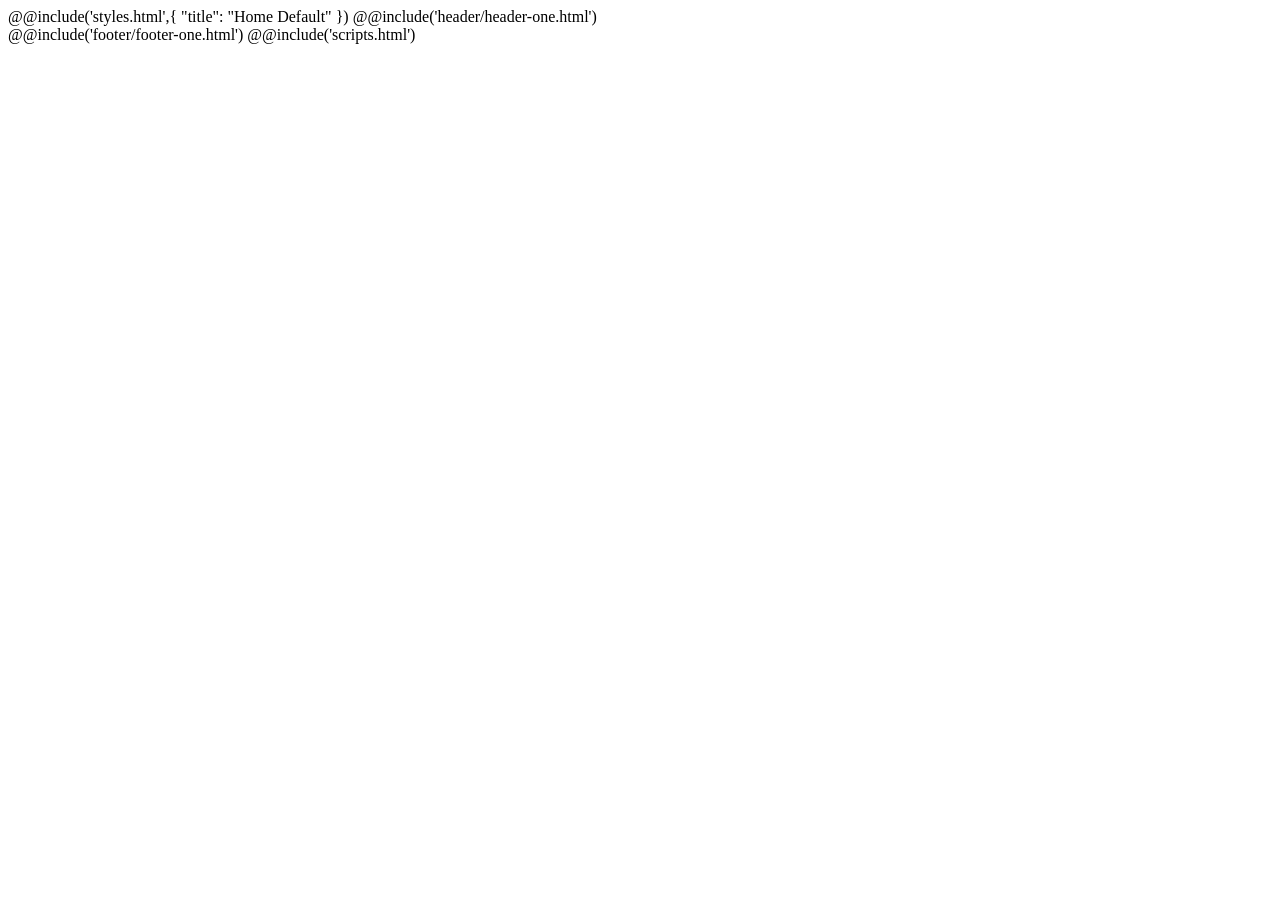
<file: assets/scss/index-developer.html>
<!DOCTYPE html>
<html lang="en">

@@include('styles.html',{
"title": "Home Default"
})

<body class="template-color-1">
    @@include('header/header-one.html')
    <main class="main-page-wrapper">

    </main>

    @@include('footer/footer-one.html')

    @@include('scripts.html')

</body>

</html>
</file>
<file: assets/css/plugins/feature.css>
@font-face{font-family:'Feather';src:url('../../fonts/Feather.ttf?sdxovp') format('truetype'),url('../../fonts/Feather.woff?sdxovp') format('woff'),url('../../fonts/Feather.svg?sdxovp#Feather') format('svg');font-weight:normal;font-style:normal}[class^="feather-"],[class*=" feather-"]{font-family:'feather' !important;speak:none;font-style:normal;font-weight:normal;font-variant:normal;text-transform:none;line-height:1;-webkit-font-smoothing:antialiased;-moz-osx-font-smoothing:grayscale}.feather-activity:before{content:"\e900"}.feather-airplay:before{content:"\e901"}.feather-alecirclert-:before{content:"\e902"}.feather-alert-octagon:before{content:"\e903"}.feather-alert-triangle:before{content:"\e904"}.feather-align-center:before{content:"\e905"}.feather-align-justify:before{content:"\e906"}.feather-align-left:before{content:"\e907"}.feather-align-right:before{content:"\e908"}.feather-anchor:before{content:"\e909"}.feather-aperture:before{content:"\e90a"}.feather-archive:before{content:"\e90b"}.feather-arrow-down:before{content:"\e90c"}.feather-arrow-down-circle:before{content:"\e90d"}.feather-arrow-down-left:before{content:"\e90e"}.feather-arrow-down-right:before{content:"\e90f"}.feather-arrow-left:before{content:"\e910"}.feather-arrow-left-circle:before{content:"\e911"}.feather-arrow-right:before{content:"\e912"}.feather-arrow-right-circle:before{content:"\e913"}.feather-arrow-up:before{content:"\e914"}.feather-arrow-up-circle:before{content:"\e915"}.feather-arrow-up-left:before{content:"\e916"}.feather-arrow-up-right:before{content:"\e917"}.feather-at-sign:before{content:"\e918"}.feather-award:before{content:"\e919"}.feather-bar-chart:before{content:"\e91a"}.feather-bar-chart-2:before{content:"\e91b"}.feather-battery:before{content:"\e91c"}.feather-battery-charging:before{content:"\e91d"}.feather-bell:before{content:"\e91e"}.feather-bell-off:before{content:"\e91f"}.feather-bluetooth:before{content:"\e920"}.feather-bold:before{content:"\e921"}.feather-book:before{content:"\e922"}.feather-book-open:before{content:"\e923"}.feather-bookmark:before{content:"\e924"}.feather-box:before{content:"\e925"}.feather-briefcase:before{content:"\e926"}.feather-calendar:before{content:"\e927"}.feather-camera:before{content:"\e928"}.feather-camera-off:before{content:"\e929"}.feather-cast:before{content:"\e92a"}.feather-check:before{content:"\e92b"}.feather-check-circle:before{content:"\e92c"}.feather-check-square:before{content:"\e92d"}.feather-chevron-down:before{content:"\e92e"}.feather-chevron-left:before{content:"\e92f"}.feather-chevron-right:before{content:"\e930"}.feather-chevron-up:before{content:"\e931"}.feather-chevrons-down:before{content:"\e932"}.feather-chevrons-left:before{content:"\e933"}.feather-chevrons-right:before{content:"\e934"}.feather-chevrons-up:before{content:"\e935"}.feather-chrome:before{content:"\e936"}.feather-circle:before{content:"\e937"}.feather-clipboard:before{content:"\e938"}.feather-clock:before{content:"\e939"}.feather-cloud:before{content:"\e93a"}.feather-cloud-drizzle:before{content:"\e93b"}.feather-cloud-lightning:before{content:"\e93c"}.feather-cloud-off:before{content:"\e93d"}.feather-cloud-rain:before{content:"\e93e"}.feather-cloud-snow:before{content:"\e93f"}.feather-code:before{content:"\e940"}.feather-codepen:before{content:"\e941"}.feather-command:before{content:"\e942"}.feather-compass:before{content:"\e943"}.feather-copy:before{content:"\e944"}.feather-corner-down-left:before{content:"\e945"}.feather-corner-down-right:before{content:"\e946"}.feather-corner-left-down:before{content:"\e947"}.feather-corner-left-up:before{content:"\e948"}.feather-corner-right-down:before{content:"\e949"}.feather-corner-right-up:before{content:"\e94a"}.feather-corner-up-left:before{content:"\e94b"}.feather-corner-up-right:before{content:"\e94c"}.feather-cpu:before{content:"\e94d"}.feather-credit-card:before{content:"\e94e"}.feather-crop:before{content:"\e94f"}.feather-crosshair:before{content:"\e950"}.feather-database:before{content:"\e951"}.feather-delete:before{content:"\e952"}.feather-disc:before{content:"\e953"}.feather-dollar-sign:before{content:"\e954"}.feather-download:before{content:"\e955"}.feather-download-cloud:before{content:"\e956"}.feather-droplet:before{content:"\e957"}.feather-edit:before{content:"\e958"}.feather-edit-2:before{content:"\e959"}.feather-edit-3:before{content:"\e95a"}.feather-external-link:before{content:"\e95b"}.feather-eye:before{content:"\e95c"}.feather-eye-off:before{content:"\e95d"}.feather-facebook:before{content:"\e95e"}.feather-fast-forward:before{content:"\e95f"}.feather-feather:before{content:"\e960"}.feather-file:before{content:"\e961"}.feather-file-minus:before{content:"\e962"}.feather-file-plus:before{content:"\e963"}.feather-file-text:before{content:"\e964"}.feather-film:before{content:"\e965"}.feather-filter:before{content:"\e966"}.feather-flag:before{content:"\e967"}.feather-folder:before{content:"\e968"}.feather-folder-minus:before{content:"\e969"}.feather-folder-plus:before{content:"\e96a"}.feather-gift:before{content:"\e96b"}.feather-git-branch:before{content:"\e96c"}.feather-git-commit:before{content:"\e96d"}.feather-git-merge:before{content:"\e96e"}.feather-git-pull-request:before{content:"\e96f"}.feather-github:before{content:"\e970"}.feather-gitlab:before{content:"\e971"}.feather-globe:before{content:"\e972"}.feather-grid:before{content:"\e973"}.feather-hard-drive:before{content:"\e974"}.feather-hash:before{content:"\e975"}.feather-headphones:before{content:"\e976"}.feather-heart:before{content:"\e977"}.feather-help-circle:before{content:"\e978"}.feather-home:before{content:"\e979"}.feather-image:before{content:"\e97a"}.feather-inbox:before{content:"\e97b"}.feather-info:before{content:"\e97c"}.feather-instagram:before{content:"\e97d"}.feather-italic:before{content:"\e97e"}.feather-layers:before{content:"\e97f"}.feather-layout:before{content:"\e980"}.feather-life-buoy:before{content:"\e981"}.feather-link:before{content:"\e982"}.feather-link-2:before{content:"\e983"}.feather-linkedin:before{content:"\e984"}.feather-list:before{content:"\e985"}.feather-loader:before{content:"\e986"}.feather-lock:before{content:"\e987"}.feather-log-in:before{content:"\e988"}.feather-log-out:before{content:"\e989"}.feather-mail:before{content:"\e98a"}.feather-map:before{content:"\e98b"}.feather-map-pin:before{content:"\e98c"}.feather-maximize:before{content:"\e98d"}.feather-maximize-2:before{content:"\e98e"}.feather-menu:before{content:"\e98f"}.feather-message-circle:before{content:"\e990"}.feather-message-square:before{content:"\e991"}.feather-mic:before{content:"\e992"}.feather-mic-off:before{content:"\e993"}.feather-minimize:before{content:"\e994"}.feather-minimize-2:before{content:"\e995"}.feather-minus:before{content:"\e996"}.feather-minus-circle:before{content:"\e997"}.feather-minus-square:before{content:"\e998"}.feather-monitor:before{content:"\e999"}.feather-moon:before{content:"\e99a"}.feather-more-horizontal:before{content:"\e99b"}.feather-more-vertical:before{content:"\e99c"}.feather-move:before{content:"\e99d"}.feather-music:before{content:"\e99e"}.feather-navigation:before{content:"\e99f"}.feather-navigation-2:before{content:"\e9a0"}.feather-octagon:before{content:"\e9a1"}.feather-package:before{content:"\e9a2"}.feather-paperclip:before{content:"\e9a3"}.feather-pause:before{content:"\e9a4"}.feather-pause-circle:before{content:"\e9a5"}.feather-percent:before{content:"\e9a6"}.feather-phone:before{content:"\e9a7"}.feather-phone-call:before{content:"\e9a8"}.feather-phone-forwarded:before{content:"\e9a9"}.feather-phone-incoming:before{content:"\e9aa"}.feather-phone-missed:before{content:"\e9ab"}.feather-phone-off:before{content:"\e9ac"}.feather-phone-outgoing:before{content:"\e9ad"}.feather-pie-chart:before{content:"\e9ae"}.feather-play:before{content:"\e9af"}.feather-play-circle:before{content:"\e9b0"}.feather-plus:before{content:"\e9b1"}.feather-plus-circle:before{content:"\e9b2"}.feather-plus-square:before{content:"\e9b3"}.feather-pocket:before{content:"\e9b4"}.feather-power:before{content:"\e9b5"}.feather-printer:before{content:"\e9b6"}.feather-radio:before{content:"\e9b7"}.feather-refresh-ccw:before{content:"\e9b8"}.feather-refresh-cw:before{content:"\e9b9"}.feather-repeat:before{content:"\e9ba"}.feather-rewind:before{content:"\e9bb"}.feather-rotate-ccw:before{content:"\e9bc"}.feather-rotate-cw:before{content:"\e9bd"}.feather-rss:before{content:"\e9be"}.feather-save:before{content:"\e9bf"}.feather-scissors:before{content:"\e9c0"}.feather-search:before{content:"\e9c1"}.feather-send:before{content:"\e9c2"}.feather-server:before{content:"\e9c3"}.feather-settings:before{content:"\e9c4"}.feather-share:before{content:"\e9c5"}.feather-share-2:before{content:"\e9c6"}.feather-shield:before{content:"\e9c7"}.feather-shield-off:before{content:"\e9c8"}.feather-shopping-bag:before{content:"\e9c9"}.feather-shopping-cart:before{content:"\e9ca"}.feather-shuffle:before{content:"\e9cb"}.feather-sidebar:before{content:"\e9cc"}.feather-skip-back:before{content:"\e9cd"}.feather-skip-forward:before{content:"\e9ce"}.feather-slack:before{content:"\e9cf"}.feather-slash:before{content:"\e9d0"}.feather-sliders:before{content:"\e9d1"}.feather-smartphone:before{content:"\e9d2"}.feather-speaker:before{content:"\e9d3"}.feather-square:before{content:"\e9d4"}.feather-star:before{content:"\e9d5"}.feather-stop-circle:before{content:"\e9d6"}.feather-sun:before{content:"\e9d7"}.feather-sunrise:before{content:"\e9d8"}.feather-sunset:before{content:"\e9d9"}.feather-tablet:before{content:"\e9da"}.feather-tag:before{content:"\e9db"}.feather-target:before{content:"\e9dc"}.feather-terminal:before{content:"\e9dd"}.feather-thermometer:before{content:"\e9de"}.feather-thumbs-down:before{content:"\e9df"}.feather-thumbs-up:before{content:"\e9e0"}.feather-toggle-left:before{content:"\e9e1"}.feather-toggle-right:before{content:"\e9e2"}.feather-trash:before{content:"\e9e3"}.feather-trash-2:before{content:"\e9e4"}.feather-trending-down:before{content:"\e9e5"}.feather-trending-up:before{content:"\e9e6"}.feather-triangle:before{content:"\e9e7"}.feather-truck:before{content:"\e9e8"}.feather-tv:before{content:"\e9e9"}.feather-twitter:before{content:"\e9ea"}.feather-type:before{content:"\e9eb"}.feather-umbrella:before{content:"\e9ec"}.feather-underline:before{content:"\e9ed"}.feather-unlock:before{content:"\e9ee"}.feather-upload:before{content:"\e9ef"}.feather-upload-cloud:before{content:"\e9f0"}.feather-user:before{content:"\e9f1"}.feather-user-check:before{content:"\e9f2"}.feather-user-minus:before{content:"\e9f3"}.feather-user-plus:before{content:"\e9f4"}.feather-user-x:before{content:"\e9f5"}.feather-users:before{content:"\e9f6"}.feather-video:before{content:"\e9f7"}.feather-video-off:before{content:"\e9f8"}.feather-voicemail:before{content:"\e9f9"}.feather-volume:before{content:"\e9fa"}.feather-volume-1:before{content:"\e9fb"}.feather-volume-2:before{content:"\e9fc"}.feather-volume-x:before{content:"\e9fd"}.feather-watch:before{content:"\e9fe"}.feather-wifi:before{content:"\e9ff"}.feather-wifi-off:before{content:"\ea00"}.feather-wind:before{content:"\ea01"}.feather-x:before{content:"\ea02"}.feather-x-circle:before{content:"\ea03"}.feather-x-square:before{content:"\ea04"}.feather-youtube:before{content:"\ea05"}.feather-zap:before{content:"\ea06"}.feather-zap-off:before{content:"\ea07"}.feather-zoom-in:before{content:"\ea08"}.feather-zoom-out:before{content:"\ea09"}
</file>
